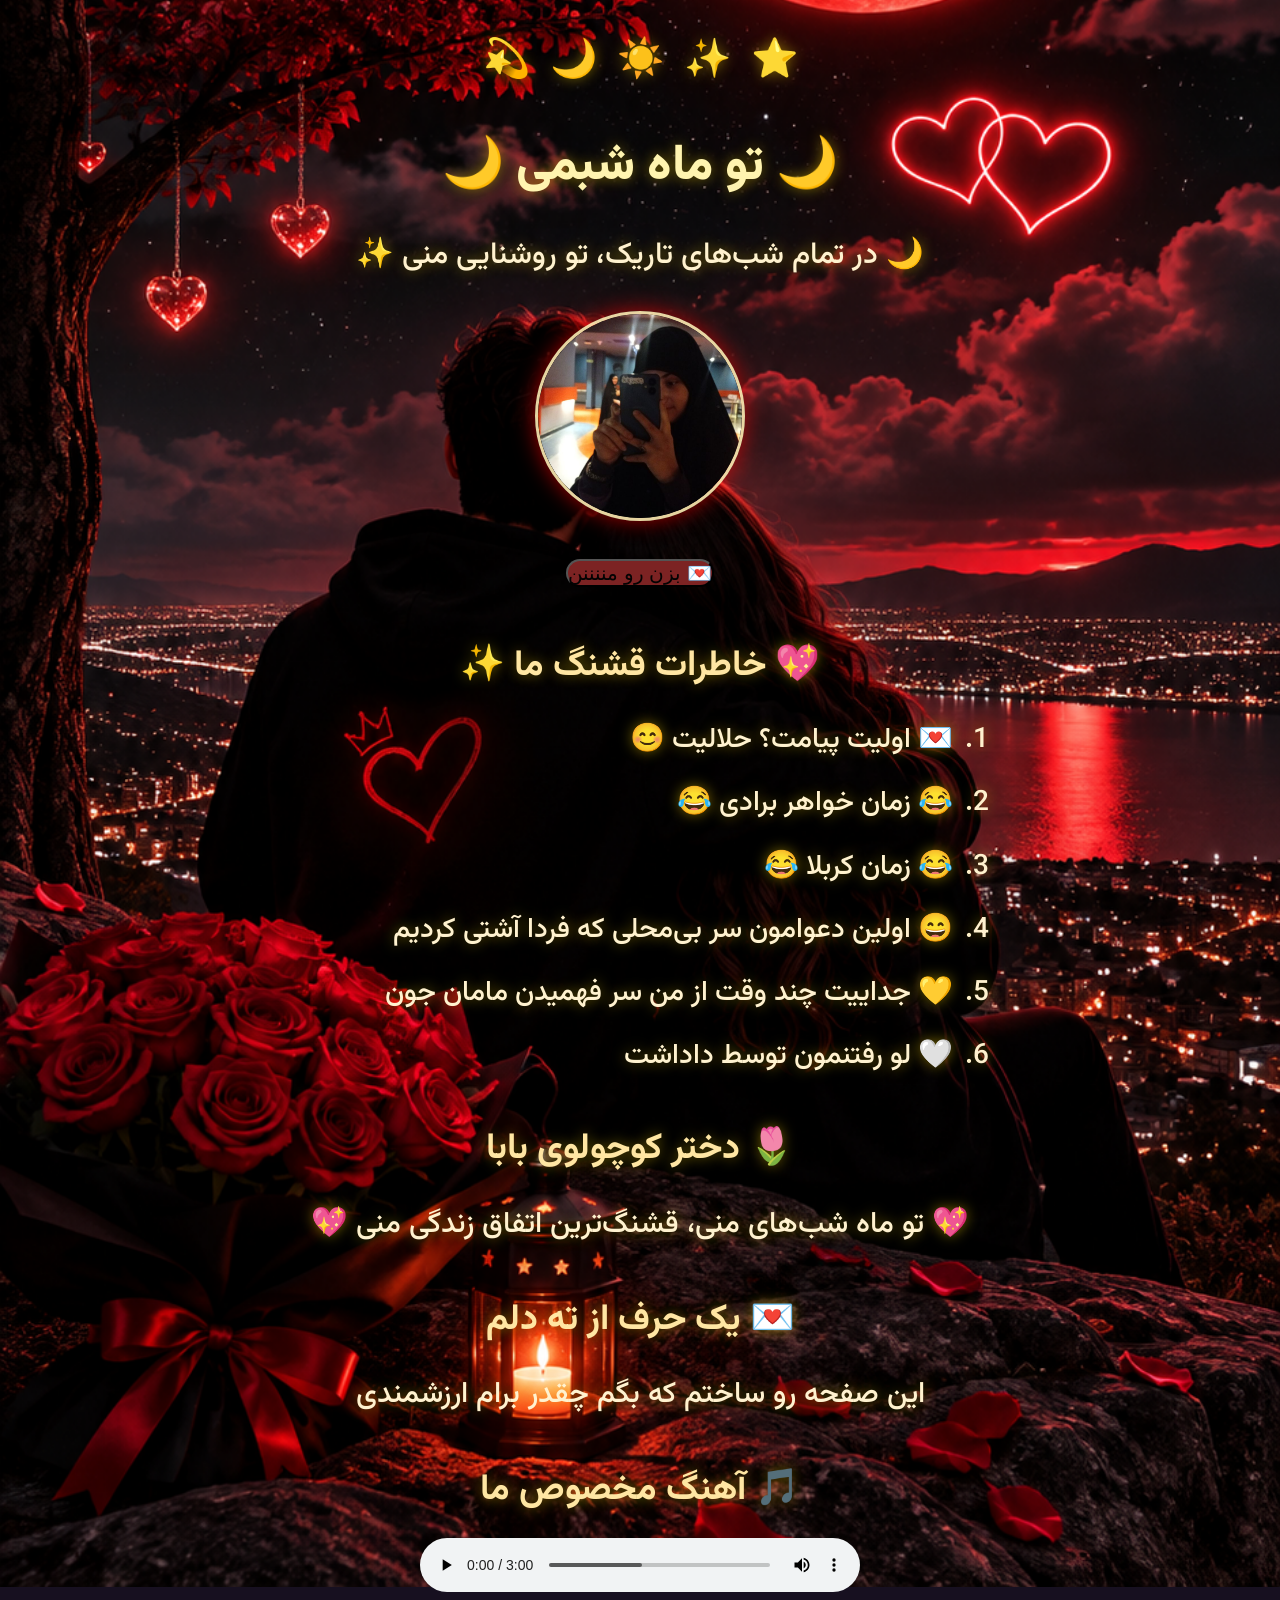
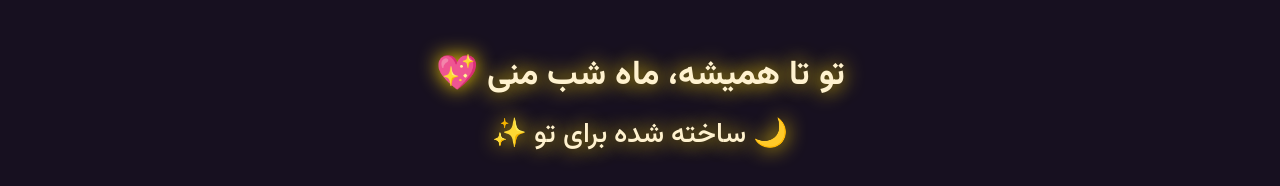
<file: index.html>
<!DOCTYPE html>
<html lang="fa" dir="rtl">
<head>
    <meta charset="UTF-8">
    <meta name="viewport" content="width=device-width, initial-scale=1.0">
    <meta name="theme-color" content="#171020">
    <title>🌙 ماه شب من ✨</title>

    <!-- فونت فارسی؛ در صورت نبود اینترنت، فونت جایگزین استفاده می‌شود. -->
    <link rel="preconnect" href="https://fonts.googleapis.com">
    <link rel="preconnect" href="https://fonts.gstatic.com" crossorigin>
    <link href="https://fonts.googleapis.com/css2?family=Vazirmatn:wght@400;500;600;700;800&display=swap" rel="stylesheet">

    <link rel="stylesheet" href="style.css">
</head>
<body>
    <div class="star" aria-hidden="true">
        <span>⭐</span>
        <span>✨</span>
        <span>☀️</span>
        <span>🌙</span>
        <span>💫</span>
    </div>

    <main class="page-content">
        <h1 class="nn">🌙 تو ماه شبمی 🌙</h1>

        <p class="intro">🌙 در تمام شب‌های تاریک، تو روشنایی منی ✨</p>

        <div class="mmd">
            <img src="image/lk.jpg" alt="عکس یادگاری ما">
        </div>

        <a href="index1.html">
            <button>💌 بزن رو مننننن</button>
        </a>

        <section class="memories">
            <h2>💖 خاطرات قشنگ ما ✨</h2>
            <ol class="d">
                <li>💌 اولیت پیامت؟ حلالیت 😊</li>
                <li>😂 زمان خواهر برادی 😂</li>
                <li>😂 زمان کربلا 😂</li>
                <li>😄 اولین دعوامون سر بی‌محلی که فردا آشتی کردیم</li>
                <li>💛 جداییت چند وقت از من سر فهمیدن مامان جون</li>
                <li>🤍 لو رفتنمون توسط داداشت</li>
            </ol>
        </section>

        <section class="letter">
            <h2>🌷 دختر کوچولوی بابا</h2>
            <p>💖 تو ماه شب‌های منی، قشنگ‌ترین اتفاق زندگی منی 💖</p>

            <h2>💌 یک حرف از ته دلم</h2>
            <p>این صفحه رو ساختم که بگم چقدر برام ارزشمندی</p>
        </section>

        <section class="music">
            <h2>🎵 آهنگ مخصوص ما</h2>
            <audio controls class="ff">
                <source src="image/lo.mp3" type="audio/mpeg">
                مرورگر شما از پخش صوت پشتیبانی نمی‌کند.
            </audio>
        </section>
    </main>

    <footer>
        <h3>تو تا همیشه، ماه شب منی 💖</h3>
        <p>🌙 ساخته شده برای تو ✨</p>
    </footer>
</body>
</html>
</file>
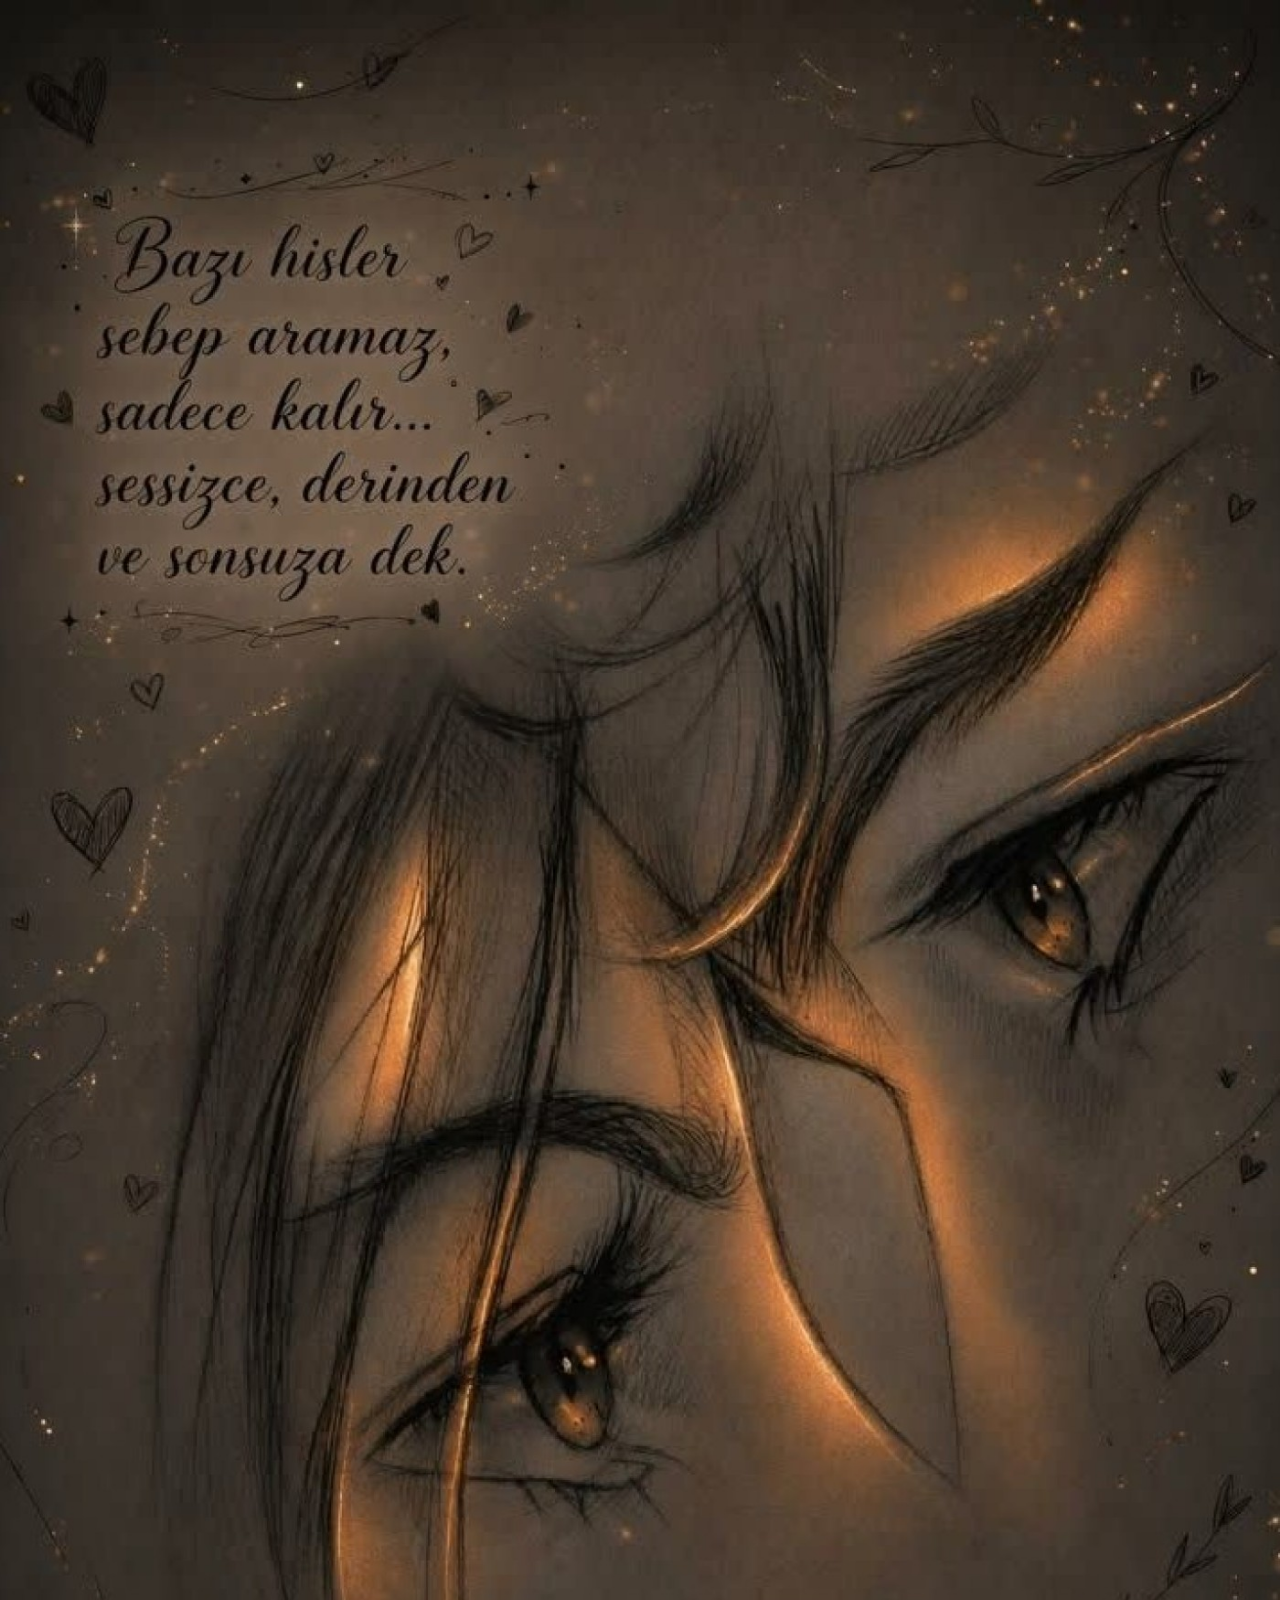
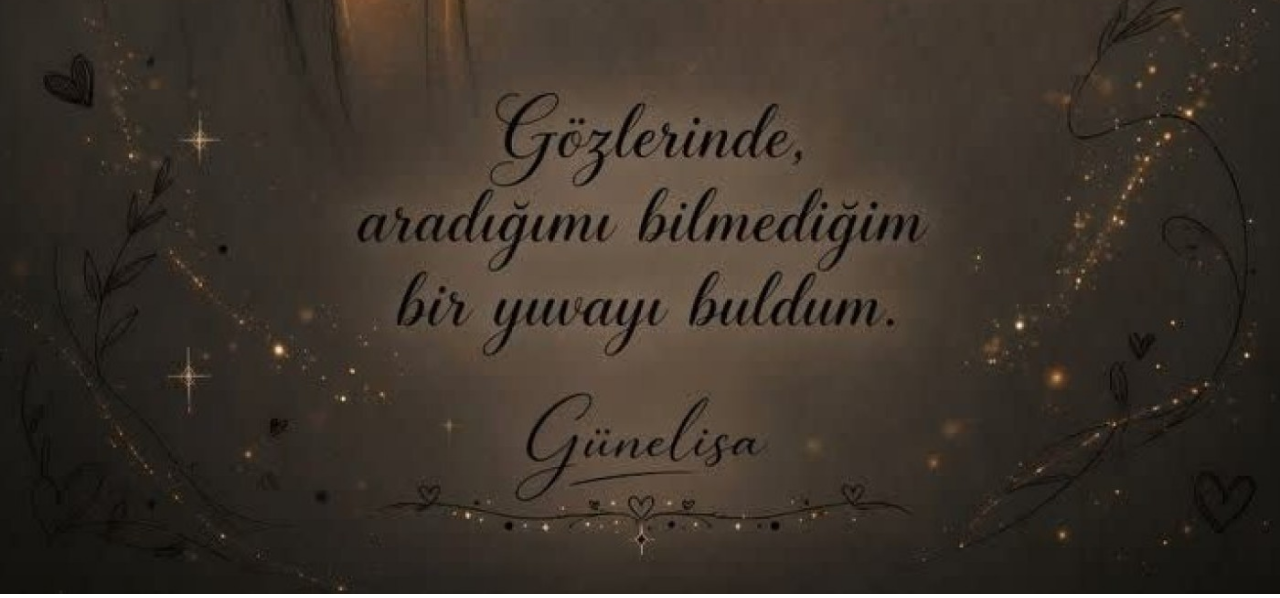
<file: index1.html>
<!DOCTYPE html>
<html lang="en">
<head>
    <link rel="stylesheet" href="wq.css">
    <meta charset="UTF-8">
    <meta name="viewport" content="width=device-width, initial-scale=1.0">
    <title>🌚🌚🌚🌚</title>
</head>
<body>
    <img src="image/mam.jpeg" alt="">
    
</body>
</html>
</file>
<file: style.css>
/* تنظیمات پایه */
* {
    box-sizing: border-box;
    margin: 0;
    padding: 0;
}

html {
    min-height: 100%;
    scroll-behavior: smooth;
}

body {
    min-height: 100vh;
    padding: 26px 18px 20px;
    direction: rtl;
    color: #fff2cf;
    background-color: #171020;
    background-image: url("image/op.png");
    background-size: cover;
    background-position: center;
    background-repeat: no-repeat;
    background-attachment: fixed;
    font-family: "Vazirmatn", Tahoma, Arial, sans-serif;
    font-size: clamp(20px, 2.4vw, 28px);
    font-weight: 500;
    line-height: 1.9;
    text-shadow: 0 0 14px rgba(255, 215, 0, 0.45);
}

.page-content {
    width: min(100%, 880px);
    margin: 0 auto;
    text-align: center;
}

/* ستاره‌های بالای صفحه */
.star {
    display: flex;
    justify-content: center;
    align-items: center;
    flex-wrap: wrap;
    gap: 20px;
    margin: 0 auto 16px;
    font-size: clamp(28px, 3.2vw, 38px);
}

.star span {
    display: inline-block;
    animation: twinkle 2s ease-in-out infinite alternate;
}

.star span:nth-child(even) {
    animation-delay: 0.5s;
}

/* عنوان اصلی */
.nn {
    display: inline-block;
    max-width: 100%;
    margin: 6px auto 12px;
    color: #fff4b0;
    font-size: clamp(34px, 5.2vw, 50px);
    font-weight: 800;
    text-align: center;
    animation: twinkle 2s ease-in-out infinite alternate;
}

.intro {
    margin: 0 auto 26px;
    font-size: 1.08em;
}

p {
    text-align: center;
}

h2 {
    margin: 32px 0 14px;
    color: #ffe6a3;
    font-size: clamp(27px, 3.8vw, 36px);
    font-weight: 700;
    text-align: center;
}

/* عکس گرد */
.mmd {
    width: 210px;
    height: 210px;
    max-width: 70vw;
    margin: 20px auto 26px;
    overflow: hidden;
    border: 3px solid rgba(255, 236, 179, 0.9);
    border-radius: 50%;
    box-shadow: 0 0 22px rgba(255, 0, 0, 0.65);

}

.mmd img {
    display: block;
    width: 100%;
    height: 100%;
    object-fit: cover;
    border-radius: inherit;
}

/* دکمه */
.message-button {
    display: inline-block;
    max-width: 100%;
    margin: 4px auto 14px;
    padding: 11px 25px;
    border: 1px solid rgba(255, 230, 163, 0.9);
    border-radius: 30px;
    color: #2b1730;
    background: #ffe6a3;
    font-family: inherit;
    font-size: 1em;
    font-weight: 700;
    cursor: pointer;
    box-shadow: 0 0 14px rgba(255, 215, 0, 0.35);
    transition: transform 0.2s ease, box-shadow 0.2s ease;
}

.message-button:hover {
    transform: translateY(-2px);
    box-shadow: 0 0 22px rgba(255, 215, 0, 0.65);
}

/* فهرست خاطرات */
.d {
    width: min(100%, 720px);
    margin: 0 auto;
    padding-right: 1.5em;
    padding-left: 0.4em;
    direction: rtl;
    text-align: right;
    font-size: 1em;
}

.d li {
    margin: 10px 0;
    padding-right: 5px;
}

.letter p {
    margin: 10px auto 20px;
    font-size: 1.05em;
}

/* پخش آهنگ */
.music {
    margin: 28px auto;
}

.ff {
    display: block;
    width: min(100%, 440px);
    margin: 14px auto 0;
}

footer {
    width: min(100%, 880px);
    margin: 36px auto 0;
    padding: 16px 10px 4px;
    text-align: center;
    text-shadow: 0 0 20px gold;
}

footer h3 {
    font-size: clamp(25px, 3.8vw, 34px);
    font-weight: 700;
}

@keyframes twinkle {
    from {
        opacity: 0.75;
        transform: scale(0.98);
    }
    to {
        opacity: 1;
        transform: scale(1.04);
        text-shadow: 0 0 15px gold;
    }
}

/* تنظیمات مخصوص گوشی */
@media (max-width: 600px) {
    body {
        padding: 18px 13px;
        background-attachment: scroll;
        font-size: 19px;
        line-height: 1.95;
    }

    .star {
        gap: 13px;
        margin-bottom: 12px;
        font-size: 29px;
    }

    .nn {
        font-size: clamp(30px, 8vw, 38px);
    }

    .intro {
        font-size: 1.02em;
    }

    .mmd {
        width: 185px;
        height: 185px;
    }

    .d {
        padding-right: 1.35em;
        padding-left: 0;
    }

    .d li {
        margin: 11px 0;
    }

    h2 {
        margin-top: 26px;
        font-size: 26px;
    }

    footer {
        margin-top: 26px;
    }
}

@media (prefers-reduced-motion: reduce) {
    *,
    *::before,
    *::after {
        animation-duration: 0.01ms !important;
        animation-iteration-count: 1 !important;
        scroll-behavior: auto !important;
        transition-duration: 0.01ms !important;
    }
}

button{
    border-radius: 50px;
    color: #030303;
    background-color: rgb(124, 35, 35);

font-size: 20px;
}
</file>
<file: wq.css>
* {
    box-sizing: border-box;
    margin: 0;
    padding: 0;
}

img{
    max-width: 100%;
    height: auto;
}
</file>
